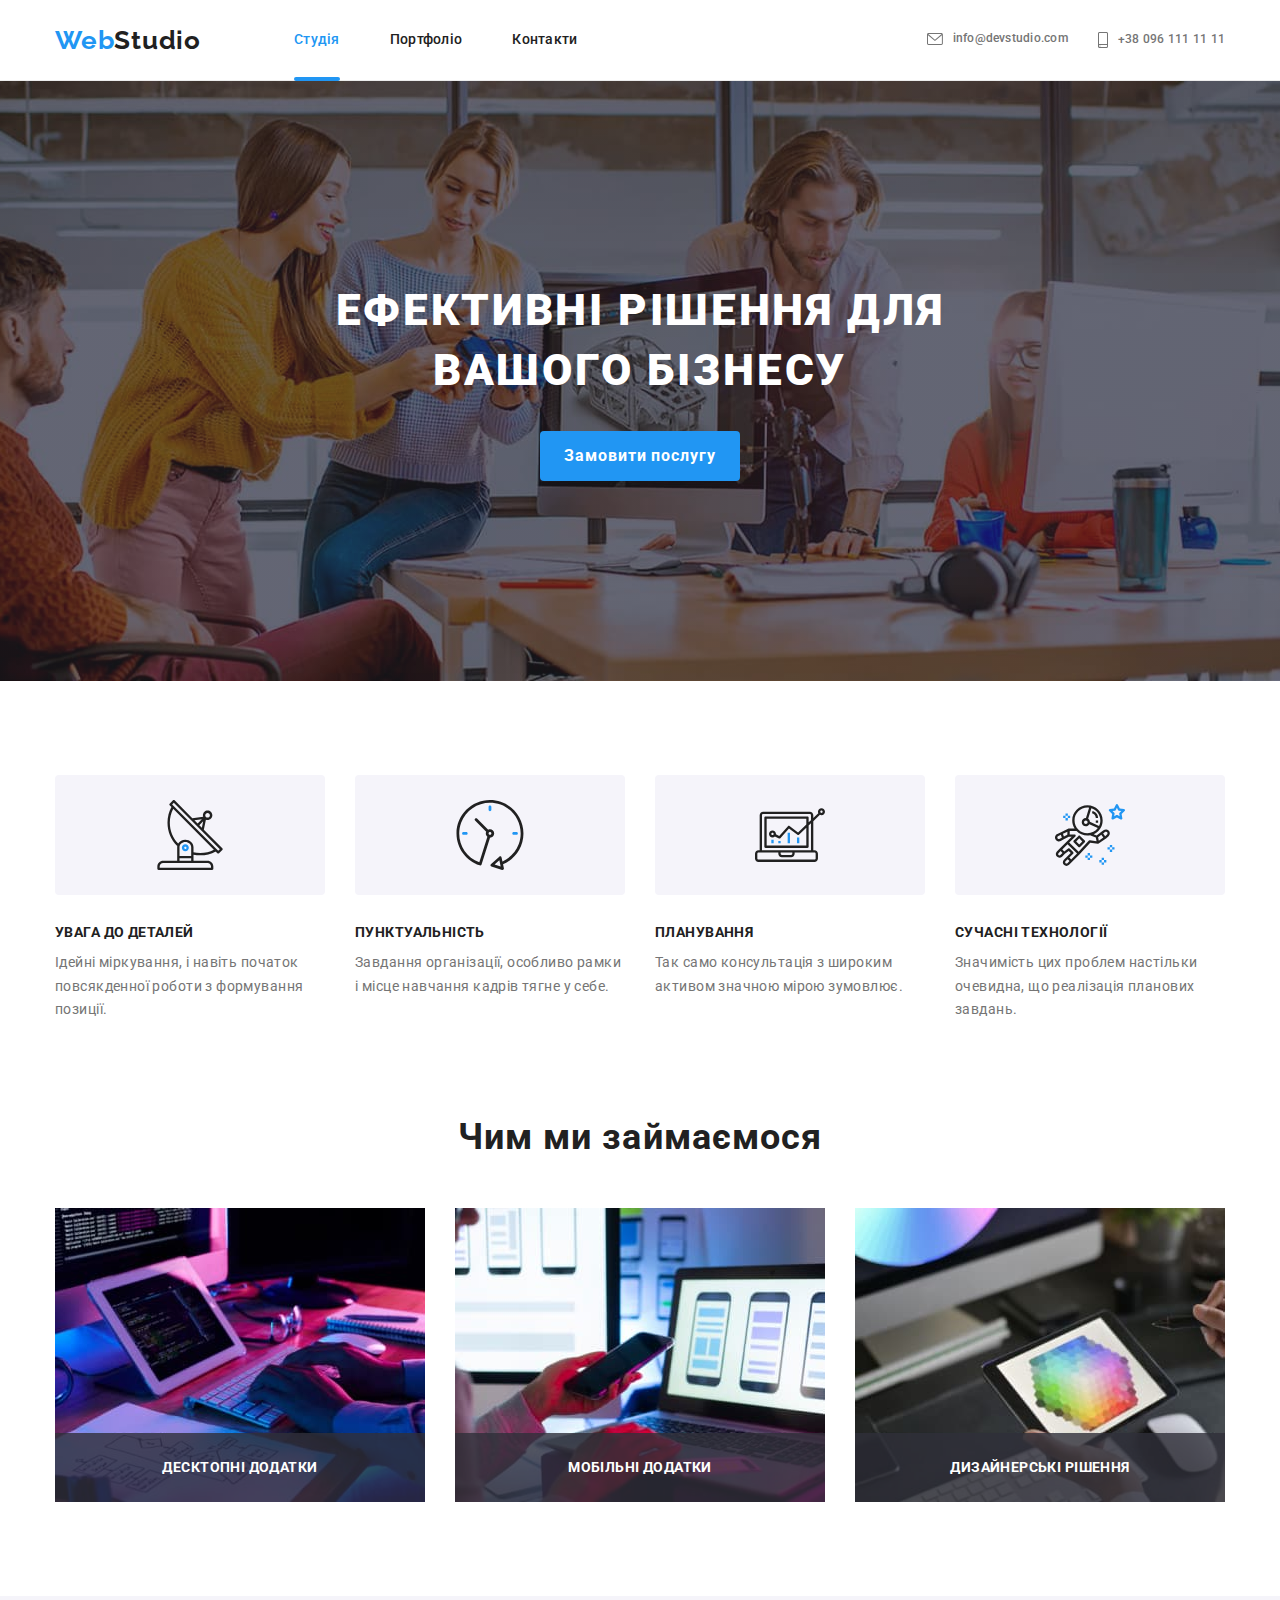
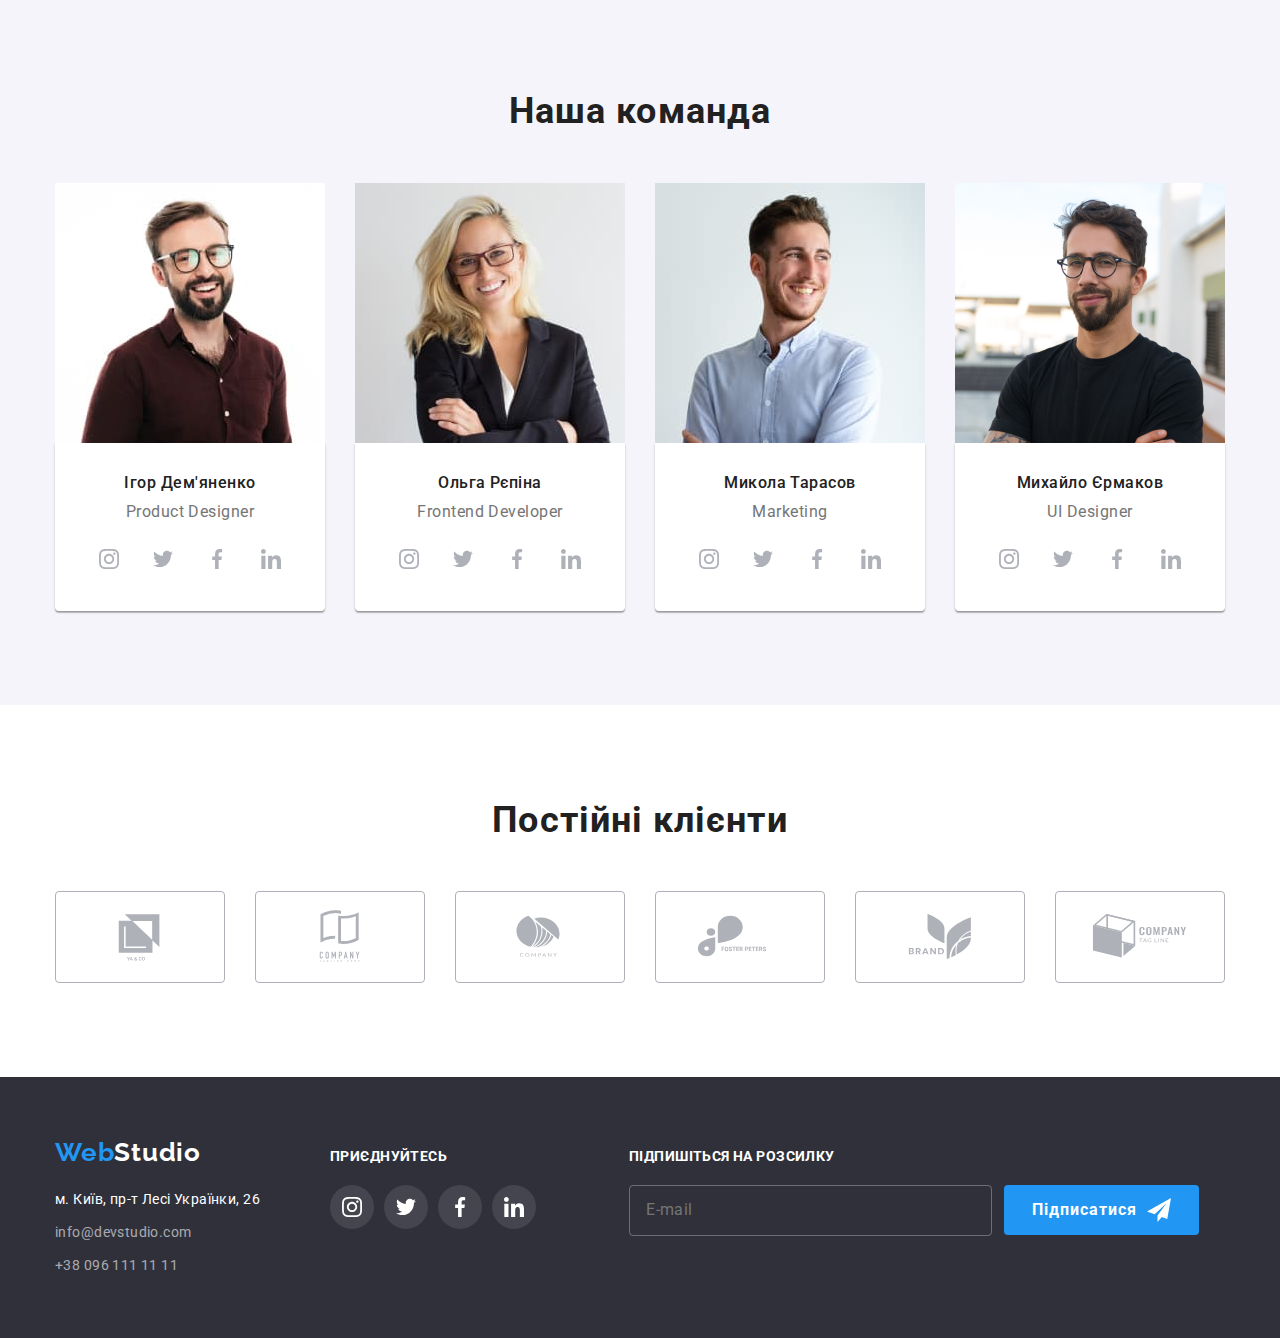
<file: index.html>
<!DOCTYPE html>
<html lang="uk">
  <head>
    <meta charset="UTF-8" />
    <meta http-equiv="X-UA-Compatible" content="IE=edge" />
    <meta name="viewport" content="width=device-width, initial-scale=1.0" />
    <title lang="en">Document</title>
    <link rel="preconnect" href="https://fonts.googleapis.com" />
    <link rel="preconnect" href="https://fonts.gstatic.com" crossorigin />
    <link
      href="https://fonts.googleapis.com/css2?family=Raleway:wght@700&family=Roboto:wght@400;500;700;900&display=swap"
      rel="stylesheet"
    />
    <link
      rel="stylesheet"
      href="https://cdnjs.cloudflare.com/ajax/libs/modern-normalize/1.1.0/modern-normalize.min.css"
    />
    <link rel="stylesheet" href="./css/main.min.css">
  </head>
  <body >
      <header class="heder">
      <div class="container container__heder">
        <nav class="navigation">
          <a href="./index.html" lang="en" class="navigation__logo logo link"
            >Web<span class="logo-text logo-text--dark">Studio</span></a
          >
          <ul class="menu list">
            <li class="menu__item item">
              <a href="" class="menu__link link current">Студія</a>
            </li>
            <li class="menu__item item">
              <a href="./portfolio.html" class="menu__link link">Портфоліо</a>
            </li>
            <li class="menu__item item">
              <a href="" class="menu__link link">Контакти</a>
            </li>
          </ul>
        </nav>
        <ul class="connect list">
          <li class="connect__item">
            <a href="mailto:info@devstudio.com" class="connect__link link"
              ><svg class="icon connect__icon-mail"><use href="./images/symbol-defsnev.svg#icon-mail"></use></svg>info@devstudio.com</a
            >
          </li>
          <li class="connect__item">
            <a href="tel:+380961111111" class="connect__link link"
              ><svg class="icon connect__icon-phone"><use href="./images/symbol-defsnev.svg#icon-phone"></use></svg>+38 096 111 11 11</a
            >
          </li>
        </ul>
        <button type="" class="menu-open" data-menu-open>
          <svg class="icon-modal" width="40" height="40"><use href="./images/symbol-defs.svg#icon-menuopen"></use></svg>
        </button>
      </div>
      <div class="mob-menu is-hidden" data-menu>
        <div class="container">
          <button type="button" class="menu-close" data-menu-close>
            <svg class="menu-close__icon" width="18" height="18"><use href="./images/symbol-defs.svg#icon-close"></use></svg>
          </button>
          <div class="mob-menu__top">
            <ul class="mob-menu__list list">
              <li class="mob-menu__item item">
                <a href="" class="mob-menu__link link current">Студія</a>
              </li>
              <li class="mob-menu__item item">
                <a href="./portfolio.html" class="mob-menu__link link">Портфоліо</a>
              </li>
              <li class="mob-menu__item item">
                <a href="" class="mob-menu__link link">Контакти</a>
              </li>
            </ul>
          </div>
              <div class="mob-menu__bottom">
                <ul class="mob-connect__list list">
                  <li class="mob-connect__item">
                    <a href="tel:+380961111111" class="mob-connect__tel link current"
                      >+38 096 111 11 11</a
                    >
                  </li>
                  <li class="mob-connect__item">
                    <a href="mailto:info@devstudio.com" class="mob-connect__mail link"
                      >info@devstudio.com</a
                    >
                  </li>
                </ul>
                <ul class="mob-network__list list">
                  <li class="mob-network__item"><a class="mob-network__link link" href="" target="_blank"
                  rel="noopener noreferrer nofollow">Instagram</a></li>
                  <li class="mob-network__item"><a class="mob-network__link link" href="" target="_blank"
                  rel="noopener noreferrer nofollow">Twitter</a></li>
                  <li class="mob-network__item"><a class="mob-network__link link" href="" target="_blank"
                  rel="noopener noreferrer nofollow">Facebook</a></li>
                  <li class="mob-network__item"><a class="mob-network__link link" href="" target="_blank"
                  rel="noopener noreferrer nofollow">LinkedIn</a></li>
                </ul>
              </div>
        </div>
      </div>
    </header>   
    <main>
      <section class="hero">
          <h1 class="hero__title">Ефективні рішення для вашого бізнесу</h1>
          <button type="button" class="hero__button button " data-modal-open>
            Замовити послугу
          </button>
      </section> 
       <section class="peculiarities section">
        <div class="peculiarities__container container">
          <h2 class="peculiarities__title section-title visually-hidden">
            Особливості
          </h2>
          <ul class="peculiarities-list list">
            <li class="peculiarities-list__item">
              <div class="peculiarities-list__container">
                <svg class="peculiarities-list__icon"><use href="./images/symbol-defs.svg#icon-antenna"></use></svg></div>
              <h3 class="peculiarities-list__subtitle subtitle">
                увага до деталей
              </h3>
              <p class="peculiarities-list__text text">
                Ідейні міркування, і навіть початок повсякденної роботи з
                формування позиції.
              </p>
            </li>
            <li class="peculiarities-list__item">
              <div class="peculiarities-list__container">
                <svg class="peculiarities-list__icon"><use href="./images/symbol-defs.svg#icon-clock"></use></svg></div>
              <h3 class="peculiarities-list__subtitle subtitle">
                пунктуальність
              </h3>
              <p class="peculiarities-list__text text">
                Завдання організації, особливо рамки і місце навчання кадрів
                тягне у себе.
              </p>
            </li>
            <li class="peculiarities-list__item">
              <div class="peculiarities-list__container">
                <svg class="peculiarities-list__icon"><use href="./images/symbol-defs.svg#icon-diagram"></use></svg></div>
              <h3 class="peculiarities-list__subtitle subtitle">планування</h3>
              <p class="peculiarities-list__text text">
                Так само консультація з широким активом значною мірою зумовлює.
              </p>
            </li>
            <li class="peculiarities-list__item">
              <div class="peculiarities-list__container">
                <svg class="peculiarities-list__icon"><use href="./images/symbol-defs.svg#icon-astronaut"></use></svg></div>
              <h3 class="peculiarities-list__subtitle subtitle">
                сучасні технології
              </h3>
              <p class="peculiarities-list__text text">
                Значимість цих проблем настільки очевидна, що реалізація
                планових завдань.
              </p>
            </li>
          </ul>
        </div>
      </section> 
        <section class="about-work section">
        <div class="container">
          <h2 class="section-title">Чим ми займаємося</h2>
          <ul class="about-work__list list">
            <li class="about-work__item">
              <div class="about-work__thumb">
                <picture>
                  <source
                  srcset="./images/boxone.jpg 1x,
                        ./images/boxone-2x.jpg 2x"
                  media="(min-width: 1200px)"
                  sizes="370px"
                  type="image/jpeg"
                  >
                  <img
                class="about-work__img"
                src="./images/boxone.jpg"
                alt="співробітник працюе за компьтером"
                width="370"
              />
                </picture>
            <P class="about-work__thumb-text">Десктопні додатки</P>
          </div>
            </li>
            <li class="about-work__item">
              <div class="about-work__thumb">
                <picture>
                  <source
                  srcset="./images/boxtwo.jpg 1x,
                        ./images/boxtwo-2x.jpg 2x"
                  media="(min-width: 1200px)"
                  sizes="370px"
                  type="image/jpeg"
                  >
                  <img
                  class="about-work__img"
                  src="./images/boxtwo.jpg"
                  alt="співробітник працюе у телефоні"
                  width="370"
                />
                </picture>
            <P class="about-work__thumb-text">Мобільні додатки</P>
          </div>
            </li>
            <li class="about-work__item">
              <div class="about-work__thumb">
                <picture>
                  <source
                  srcset="./images/boxthree.jpg 1x,
                        ./images/boxthree-2x.jpg 2x"
                  media="(min-width: 1200px)"
                  sizes="3370px"
                  type="image/jpeg"
                  >
                  <img
                  class="about-work__img"
                  src="./images/boxthree.jpg"
                  alt="співробітник працюе у планшеті"
                  width="370"
                />
            <P class="about-work__thumb-text">Дизайнерські рішення</P>
          </div>
            </li>
          </ul>
        </div>
      </section>  
        <section class="our-team section">
        <div class="container">
          <h2 class="section-title">Наша команда</h2>
          <ul class="team-cards list">
            <li class="team-cards__item">
              <picture>
                  <source
                  srcset="./images/teamone.jpg 1x,
                        ./images/teamone-2x.jpg 2x"
                  media="(min-width: 1200px)"
                  sizes="270px"
                  type="image/jpeg"
                  >
                  <source
                  srcset="./images/teamone-tab.jpg 1x,
                        ./images/teamone-tab-2x.jpg 2x"
                  media="(min-width: 768px)"
                  sizes="354px"
                  type="image/jpeg"
                  >
                  <source
                  srcset="./images/teamone-mob.jpg 1x,
                        ./images/teamone-mob-2x.jpg 2x"
                  media="(max-width: 767px)"
                  sizes="450px"
                  type="image/jpeg"
                  >
              <img
                src="./images/teamone.jpg"
                alt="фото працівника"
                width="270"
                class="team-cards__img img"
              />
                </picture>
            <div class="team-cards__data">
                <h3 class="team-cards__subtitle subtitle">Ігор Дем'яненко</h3>
                <p lang="en" class="team-cards__text text">Product Designer</p>
              <ul class="network list">
                <li class="network__item"><a class="network__link" href=""><svg class="network-icon" width="20" height="20">
                  <use href="./images/symbol-defs.svg#icon-instagram"></use>
                </svg></a></li>
                <li class="network__item"><a class="network__link" href=""><svg class="network-icon" width="20" height="20">
                  <use href="./images/symbol-defs.svg#icon-twitter"></use>
                </svg></a></li>
                <li class="network__item"><a class="network__link" href=""><svg class="network-icon" width="20" height="20">
                  <use href="./images/symbol-defs.svg#icon-facebook"></use>
                </svg></a></li>
                <li class="network__item"><a class="network__link" href=""><svg class="network-icon" width="20" height="20">
                  <use href="./images/symbol-defs.svg#icon-linkedin"></use>
                </svg></a></li>
              </ul>
            </div>
            </li>
            <li class="team-cards__item">
              <picture>
                  <source
                  srcset="./images/teamtwo.jpg 1x,
                        ./images/teamtwo-2x.jpg 2x"
                  media="(min-width: 1200px)"
                  sizes="270px"
                  type="image/jpeg"
                  >
                  <source
                  srcset="./images/teamtwo-tab.jpg 1x,
                        ./images/teamtwo-tab-2x.jpg 2x"
                  media="(min-width: 768px)"
                  sizes="354px"
                  type="image/jpeg"
                  >
                  <source
                  srcset="./images/teamtwo-mob.jpg 1x,
                        ./images/teamtwo-mob-2x.jpg 2x"
                  media="(max-width: 767px)"
                  sizes="450px"
                  type="image/jpeg"
                  >
              <img
                srcset="./images/teamtwo.jpg 1x,
                        ./images/teamtwo-2x.jpg 2x"
                src="./images/teamtwo.jpg"
                alt="фото працівника"
                width="270"
                class="team-cards__img img"
              />
                </picture>
              <div class="team-cards__data">
                <h3 class="team-cards__subtitle subtitle">Ольга Рєпіна</h3>
                <p lang="en" class="team-cards__text text">Frontend Developer</p>
                <ul class="network list">
                  <li class="network__item"><a class="network__link" href=""><svg class="network-icon" width="20" height="20">
                    <use href="./images/symbol-defs.svg#icon-instagram"></use>
                  </svg></a></li>
                  <li class="network__item"><a class="network__link" href=""><svg class="network-icon" width="20" height="20">
                    <use href="./images/symbol-defs.svg#icon-twitter"></use>
                  </svg></a></li>
                  <li class="network__item"><a class="network__link" href=""><svg class="network-icon" width="20" height="20">
                    <use href="./images/symbol-defs.svg#icon-facebook"></use>
                  </svg></a></li>
                  <li class="network__item"><a class="network__link" href=""><svg class="network-icon" width="20" height="20">
                    <use href="./images/symbol-defs.svg#icon-linkedin"></use>
                  </svg></a></li>
                </ul>
              </div>
            </li>
            <li class="team-cards__item">
              <picture>
                  <source
                  srcset="./images/teamthree.jpg 1x,
                        ./images/teamthree-2x.jpg 2x"
                  media="(min-width: 1200px)"
                  sizes="270px"
                  type="image/jpeg"
                  >
                  <source
                  srcset="./images/teamthree-tab.jpg 1x,
                        ./images/teamthree-tab-2x.jpg 2x"
                  media="(min-width: 768px)"
                  sizes="354px"
                  type="image/jpeg"
                  >
                  <source
                  srcset="./images/teamthree-mob.jpg 1x,
                        ./images/teamthree-mob-2x.jpg 2x"
                  media="(max-width: 767px)"
                  sizes="450px"
                  type="image/jpeg"
                  >
              <img
                src="./images/teamthree.jpg"
                alt="фото працівника"
                width="270"
                class="team-cards__img img"
              />
                </picture>
              <div class=" team-cards__data">
                <h3 class="team-cards__subtitle subtitle">Микола Тарасов</h3>
                <p lang="en" class="team-cards__text text">Marketing</p>
                <ul class="network list">
                  <li class="network__item"><a class="network__link" href=""><svg class="network-icon" width="20" height="20">
                    <use href="./images/symbol-defs.svg#icon-instagram"></use>
                  </svg></a></li>
                  <li class="network__item"><a class="network__link" href=""><svg class="network-icon" width="20" height="20">
                    <use href="./images/symbol-defs.svg#icon-twitter"></use>
                  </svg></a></li>
                  <li class="network__item"><a class="network__link" href=""><svg class="network-icon" width="20" height="20">
                    <use href="./images/symbol-defs.svg#icon-facebook"></use>
                  </svg></a></li>
                  <li class="network__item"><a class="network__link" href=""><svg class="network-icon" width="20" height="20">
                    <use href="./images/symbol-defs.svg#icon-linkedin"></use>
                  </svg></a></li>
                </ul>
              </div>
            </li>
            <li class="team-cards__item">
              <picture>
                  <source
                  srcset="./images/teamfour.jpg 1x,
                        ./images/teamfour-2x.jpg 2x"
                  media="(min-width: 1200px)"
                  sizes="270px"
                  type="image/jpeg"
                  >
                  <source
                  srcset="./images/teamfour-tab.jpg 1x,
                        ./images/teamfour-tab-2x.jpg 2x"
                  media="(min-width: 768px)"
                  sizes="354px"
                  type="image/jpeg"
                  >
                  <source
                  srcset="./images/teamfour-mob.jpg 1x,
                        ./images/teamfour-mob-2x.jpg 2x"
                  media="(max-width: 767px)"
                  sizes="450px"
                  type="image/jpeg"
                  >
              <img
                src="./images/teamfour.jpg"
                alt="фото працівника"
                width="270"
                class="team-cards__img img"
              />
                </picture>
              <div class="team-cards__data">
                <h3 class="team-cards__subtitle subtitle">Михайло Єрмаков</h3>
                <p lang="en" class="team-cards__text text">UI Designer</p>
                <ul class="network list">
                  <li class="network__item"><a class="network__link" href="#"><svg class="network-icon" width="20" height="20">
                    <use href="./images/symbol-defs.svg#icon-instagram"></use>
                  </svg></a></li>
                  <li class="network__item"><a class="network__link" href="#"><svg class="network-icon" width="20" height="20">
                    <use href="./images/symbol-defs.svg#icon-twitter"></use>
                  </svg></a></li>
                  <li class="network__item"><a class="network__link" href="#"><svg class="network-icon" width="20" height="20">
                    <use href="./images/symbol-defs.svg#icon-facebook"></use>
                  </svg></a></li>
                  <li class="network__item"><a class="network__link" href="#"><svg class="network-icon" width="20" height="20">
                    <use href="./images/symbol-defs.svg#icon-linkedin"></use>
                  </svg></a></li>
                 </ul>
              </div>
            </li>
          </ul>
        </div>
      </section>    
        <section class="clients section">
        <div class=" container">
          <h2 class="section-title">Постійні клієнти</h2>
          <ul class="list clients__list">
            <li class="clients__item"><a class="clients__link" href="#"><svg class="clients-icon" width="106" height="60">
              <use href="./images/symbol-defs.svg#icon-Logoone"></use>
            </svg></a></li>
            <li class="clients__item"><a class="clients__link" href="#"><svg class="clients-icon" width="106" height="60">
              <use href="./images/symbol-defs.svg#icon-Logotwo"></use>
            </svg></a></li>
            <li class="clients__item"><a class="clients__link" href="#"><svg class="clients-icon" width="106" height="60">
              <use href="./images/symbol-defs.svg#icon-Logothree"></use>
            </svg></a></li>
            <li class="clients__item"><a class="clients__link" href="#"><svg class="clients-icon" width="106" height="60">
              <use href="./images/symbol-defs.svg#icon-Logofour"></use>
            </svg></a></li>
            <li class="clients__item"><a class="clients__link" href="#"><svg class="clients-icon" width="106" height="60">
              <use href="./images/symbol-defs.svg#icon-Logofive"></use>
            </svg></a></li>
            <li class="clients__item"><a class="clients__link" href="#"><svg class="clients-icon" width="106" height="60"> 
              <use href="./images/symbol-defs.svg#icon-Logosix"></use>
            </svg></a></li>
          </ul>
        </div>
      </section> 
    </main>
      <footer class="footer">
      <div class="footer__container-general container">
      <div class="footer__tablet">
        <div class="footer__container">
          <a href="/" lang="en" class="footer__logo logo link"
            >Web<span class="logo-text logo-text--light">Studio</span></a
          >
          <address class="footer-address address">
            <ul class="address list">
              <li class="address__item">
                <a
                  href="https://goo.gl/maps/VT8MUBx5KfKZdJpg7"
                  target="_blank"
                  rel="noopener noreferrer"
                  class="address__link link"
                  >м. Київ, пр-т Лесі Українки, 26</a
                >
              </li>
              <li class="address__item">
                <a
                  href="mailto:info@devstudio.com"
                  class="address__link-mail address__link link"
                  >info@devstudio.com</a
                >
              </li>
              <li class="address__item">
                <a
                  href="tel:+380961111111"
                  class="address__link-tel address__link link"
                  >+38 096 111 11 11</a
                >
              </li>
            </ul>
          </address>
        </div>
        <div class="footer__networks">
          <p class="footer__networks-text text">Приєднуйтесь</p>
          <ul class="network list">
            <li class="network__item"><a class=" network__link footer__networks-link" href="#"><svg class="footer-networks-icon" width="20" height="20">
              <use href="./images/symbol-defs.svg#icon-instagram"></use>
            </svg></a></li>
            <li class="network__item"><a class=" network__link footer__networks-link" href="#"><svg class="footer-networks-icon" width="20" height="20">
              <use href="./images/symbol-defs.svg#icon-twitter"></use>
            </svg></a></li>
            <li class="network__item"><a class=" network__link footer__networks-link" href="#"><svg class="footer-networks-icon" width="20" height="20">
              <use href="./images/symbol-defs.svg#icon-facebook"></use>
            </svg></a></li>
            <li class="network__item"><a class=" network__link footer__networks-link" href="#"><svg class="footer-networks-icon" width="20" height="20">
              <use href="./images/symbol-defs.svg#icon-linkedin"></use>
            </svg></a></li>
        </div>
      </div>
      <form class="futer__form">
        <label for="mail-futer" class="futer__form-label">Підпишіться на розсилку </label>
          <div class="futer__form-block">
            <input id="mail-futer" class="futer__form-input" type="email" name="mail-futer" placeholder="E-mail" >
            <button type="submit" class="futer__form-button button">
              Підписатися
             <svg class="futer__form-icon" width="24" height="24">
              <use href="./images/symbol-defs.svg#icon-send"></use>
             </svg>
          </button>
          </div>
      </form>
    </div>
    </footer> 
     <div class="backdrop is-hidden" data-modal>
      <div class="modal">
        <button type="button" class="button-modal" data-modal-close>
          <svg class="icon-modal" width="18" height="18"><use href="./images/symbol-defs.svg#icon-close"></use></svg>
        </button>
        <strong class="backdrop-text text"> Залиште свої дані, ми вам передзвонимо </strong>
        <form class="backdrop-form">
          <label for="backdrop-name" class="backdrop-label"> Ім'я </label>
            <div class="backdrop-icon-wrap">
              <input id="backdrop-name" type="text" name="name" class="backdrop-input">
              <svg class="backdrop-icon" width="18" height="18"><use href="./images/symbol-defs.svg#icon-person"></use></svg>
            </div>
          <label for="backdrop-tel" class="backdrop-label">Телефон</label>
            <div class="backdrop-icon-wrap">
              <input id="backdrop-tel" type="tel" name="tel" class="backdrop-input">
              <svg class="backdrop-icon" width="18" height="18"><use href="./images/symbol-defs.svg#icon-phone-black"></use></svg>
            </div>
          <label for="backdrop-email" class="backdrop-label">Пошта</label>
            <div class="backdrop-icon-wrap">
              <input id="backdrop-email" type="email" name="email" class="backdrop-input">
              <svg class="backdrop-icon" width="18" height="18"><use href="./images/symbol-defs.svg#icon-email-black"></use></svg>
            </div>
        <label class="backdrop-label-textarea">
          Коментар
          <textarea class="backdrop-textarea" name="comment" placeholder="Введіть текст"></textarea>
        </label>
          <label class="checkbox-label">
            <input class="checkbox" type="checkbox" name="checkbox">
              <svg class="checkbox-icon" width="15" height="15">
                <use href="./images/symbol-defs.svg#icon-Vector"></use>
              </svg>
            <span class="span-lable">Погоджуюся з розсилкою та приймаю</span>
            <a href="#" class="backdrop-link">Умови договору</a>
          </label>
        <button type="submit" class="button-backdrop button">Відправити</button>
      </form>
      </div>
    </div>  
    <script src="./js/modal.js"></script>
    <script src="./js/menu.js"></script>
  </body>
</html>
</file>
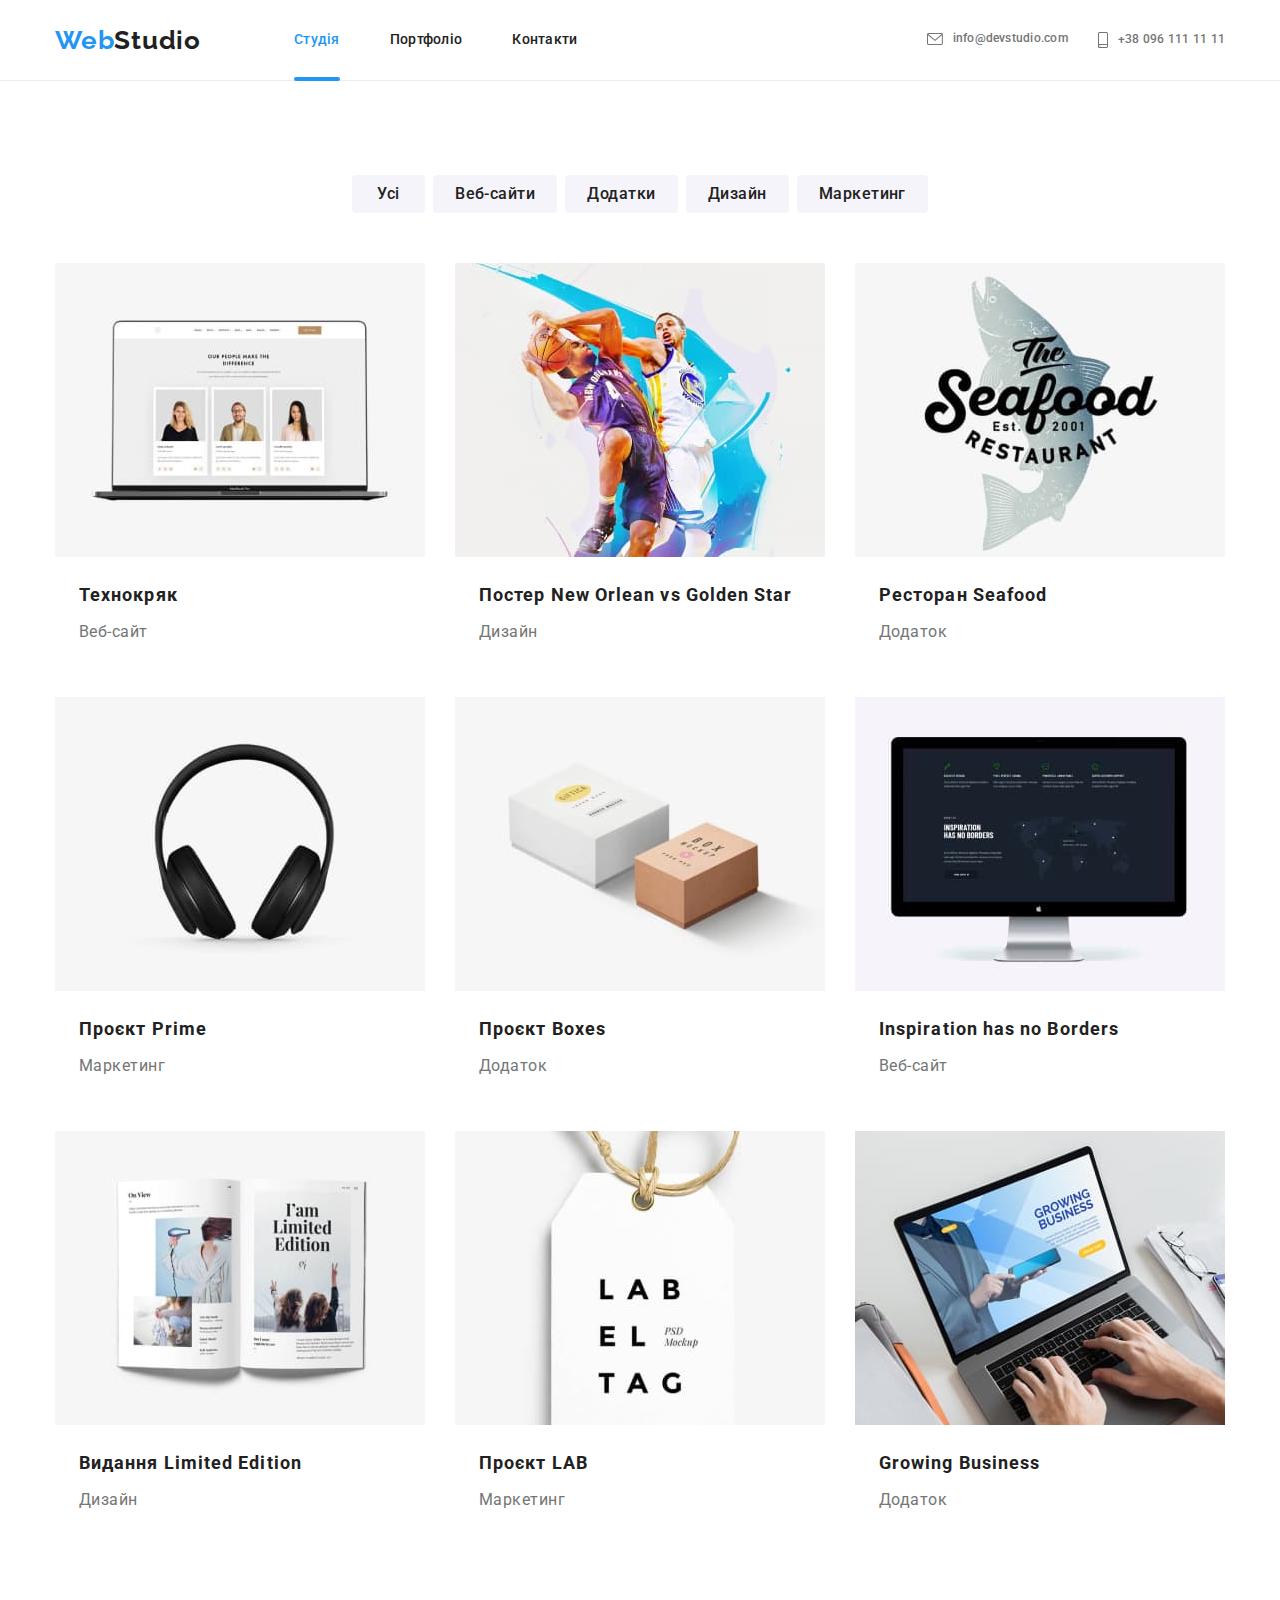
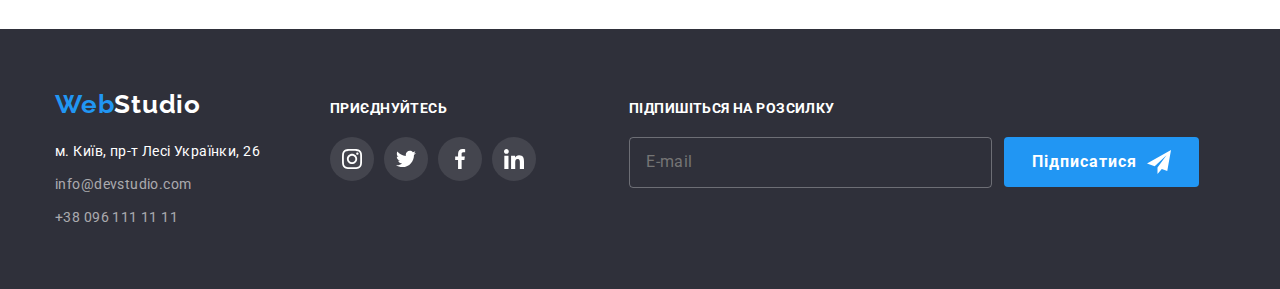
<file: portfolio.html>
<!DOCTYPE html>
<html lang="uk">
  <head>
    <meta charset="UTF-8" />
    <meta http-equiv="X-UA-Compatible" content="IE=edge" />
    <meta name="viewport" content="width=device-width, initial-scale=1.0" />
    <title lang="en">Document</title>
    <link rel="preconnect" href="https://fonts.googleapis.com" />
    <link rel="preconnect" href="https://fonts.gstatic.com" crossorigin />
    <link
      href="https://fonts.googleapis.com/css2?family=Raleway:wght@700&family=Roboto:wght@400;500;700;900&display=swap"
      rel="stylesheet"
    />
    <link
      rel="stylesheet"
      href="https://cdnjs.cloudflare.com/ajax/libs/modern-normalize/1.1.0/modern-normalize.min.css"
    />
    <link rel="stylesheet" href="./css/main.min.css">
  </head>
  <body >
    <header class="heder">
      <div class="container container__heder">
        <nav class="navigation">
          <a href="./index.html" lang="en" class="navigation__logo logo link"
            >Web<span class="logo-text logo-text--dark">Studio</span></a
          >
          <ul class="menu list">
            <li class="menu__item item">
              <a href="" class="menu__link link current">Студія</a>
            </li>
            <li class="menu__item item">
              <a href="./portfolio.html" class="menu__link link">Портфоліо</a>
            </li>
            <li class="menu__item item">
              <a href="" class="menu__link link">Контакти</a>
            </li>
          </ul>
        </nav>
        <ul class="connect list">
          <li class="connect__item">
            <a href="mailto:info@devstudio.com" class="connect__link link"
              ><svg class="icon connect__icon-mail"><use href="./images/symbol-defsnev.svg#icon-mail"></use></svg>info@devstudio.com</a
            >
          </li>
          <li class="connect__item">
            <a href="tel:+380961111111" class="connect__link link"
              ><svg class="icon connect__icon-phone"><use href="./images/symbol-defsnev.svg#icon-phone"></use></svg>+38 096 111 11 11</a
            >
          </li>
        </ul>
        <button type="" class="menu-open" data-menu-open>
          <svg class="icon-modal" width="40" height="40"><use href="./images/symbol-defs.svg#icon-menuopen"></use></svg>
        </button>
      </div>
      <div class="mob-menu is-hidden" data-menu>
        <div class="container">
          <button type="button" class="menu-close" data-menu-close>
            <svg class="menu-close__icon" width="18" height="18"><use href="./images/symbol-defs.svg#icon-close"></use></svg>
          </button>
          <div class="mob-menu__top">
            <ul class="mob-menu__list list">
              <li class="mob-menu__item item">
                <a href="" class="mob-menu__link link current">Студія</a>
              </li>
              <li class="mob-menu__item item">
                <a href="./portfolio.html" class="mob-menu__link link">Портфоліо</a>
              </li>
              <li class="mob-menu__item item">
                <a href="" class="mob-menu__link link">Контакти</a>
              </li>
            </ul>
          </div>
              <div class="mob-menu__bottom">
                <ul class="mob-connect__list list">
                  <li class="mob-connect__item">
                    <a href="tel:+380961111111" class="mob-connect__tel link current"
                      >+38 096 111 11 11</a
                    >
                  </li>
                  <li class="mob-connect__item">
                    <a href="mailto:info@devstudio.com" class="mob-connect__mail link"
                      >info@devstudio.com</a
                    >
                  </li>
                </ul>
                <ul class="mob-network__list list">
                  <li class="mob-network__item"><a class="mob-network__link link" href="" target="_blank"
                  rel="noopener noreferrer nofollow">Instagram</a></li>
                  <li class="mob-network__item"><a class="mob-network__link link" href="" target="_blank"
                  rel="noopener noreferrer nofollow">Twitter</a></li>
                  <li class="mob-network__item"><a class="mob-network__link link" href="" target="_blank"
                  rel="noopener noreferrer nofollow">Facebook</a></li>
                  <li class="mob-network__item"><a class="mob-network__link link" href="" target="_blank"
                  rel="noopener noreferrer nofollow">LinkedIn</a></li>
                </ul>
              </div>
        </div>
      </div>
    </header>   
    <main>
      <section class="portfolio section container">
          <h1 class="visually-hidden">Наші роботи</h1>
          <ul class="portfolio-nav-list list">
            <li class="portfolio-nav-item">
              <button type="button" class="portfolio-button button">Усі</button>
            </li>
            <li class="portfolio-nav-item">
              <button type="button" class="portfolio-button button">
                Веб-сайти
              </button>
            </li>
            <li class="portfolio-nav-item">
              <button type="button" class="portfolio-button button">
                Додатки
              </button>
            </li>
            <li class="portfolio-nav-item">
              <button type="button" class="portfolio-button button">
                Дизайн
              </button>
            </li>
            <li class="portfolio-nav-item">
              <button type="button" class="portfolio-button button">
                Маркетинг
              </button>
            </li>
          </ul>
          <ul class="portfolio-list list">
            <li class="portfolio-item">
              <a href="#" class=" portfolio-link link">
                <div class="portfolio-thumb">
                  <img
                  src="./images/tehnokriak.jpg"
                  alt="фото монитора з веб сайтом"
                  width="370"
                />
                  <p class="portfolio-text text">Ресурс пропонує комплексні пропозиції з різним рівнем функціоналу та сервісів. Все це дозволить відвідувачу отримати вичерпні відомості про компанію чи приватну особу.</p>
                </div>
                <div class="portfolio-container">
                  <h2 class="portfolio-item-subtitle subtitle">Технокряк</h2>
                  <p class="portfolio-item-text text">Веб-сайт</p>
                </div>
              </a>
            </li>
            <li class="portfolio-item">
              <a href="#" class=" portfolio-link link">
                <div class="portfolio-thumb">
                  <img
                    src="./images/poster.jpg"
                    alt="постер баскетболістів"
                    width="370"
                  />
                    <p class="portfolio-text text">Ресурс пропонує комплексні пропозиції з різним рівнем функціоналу та сервісів. Все це дозволить відвідувачу отримати вичерпні відомості про компанію чи приватну особу.</p>
                </div>
                    <div class="portfolio-container">
                    <h2 class="portfolio-item-subtitle subtitle">
                      Постер <span lang="en">New Orlean vs Golden Star</span>
                    </h2>
                    <p class="portfolio-item-text text">Дизайн</p>
                  </div>
              </a>
            </li>
            <li class="portfolio-item">
              <a href="#" class=" portfolio-link link">
                <div class="portfolio-thumb">
                  <img
                    src="./images/restaurant.jpg"
                    alt="афіша ресторану"
                    width="370"
                  />
                    <p class="portfolio-text text">Ресурс пропонує комплексні пропозиції з різним рівнем функціоналу та сервісів. Все це дозволить відвідувачу отримати вичерпні відомості про компанію чи приватну особу.</p>
                </div>
                    <div class="portfolio-container">
                    <h2 class="portfolio-item-subtitle subtitle">
                      Ресторан <span lang="en">Seafood</span>
                    </h2>
                    <p class="portfolio-item-text text">Додаток</p>
                  </div>
              </a>
            </li>
            <li class="portfolio-item">
              <a href="#" class=" portfolio-link link">
                <div class="portfolio-thumb">
                  <img
                    src="./images/projektprime.jpg"
                    alt="фото навушників"
                    width="370"
                  />
                    <p class="portfolio-text text">Ресурс пропонує комплексні пропозиції з різним рівнем функціоналу та сервісів. Все це дозволить відвідувачу отримати вичерпні відомості про компанію чи приватну особу.</p>
                </div>
                    <div class="portfolio-container">
                    <h2 class="portfolio-item-subtitle subtitle">
                      Проєкт <span lang="en">Prime</span>
                    </h2>
                    <p class="portfolio-item-text text">Маркетинг</p>
                  </div>
              </a>
            </li>
            <li class="portfolio-item">
              <a href="#" class=" portfolio-link link">
                <div class="portfolio-thumb">
                  <img
                    src="./images/projektboxes.jpg"
                    alt="фото подарункових коробок"
                    width="370"
                  />
                    <p class="portfolio-text text">Ресурс пропонує комплексні пропозиції з різним рівнем функціоналу та сервісів. Все це дозволить відвідувачу отримати вичерпні відомості про компанію чи приватну особу.</p>
                  </div>
                    <div class="portfolio-container">
                    <h2 class="portfolio-item-subtitle subtitle">
                      Проєкт <span lang="en">Boxes</span>
                    </h2>
                    <p class="portfolio-item-text text">Додаток</p>
                  </div>
              </a>
            </li>
            <li class="portfolio-item">
              <a href="#" class=" portfolio-link link">
                <div class="portfolio-thumb">
                  <img
                    src="./images/inspiration.jpg"
                    alt="фото монітора з сайтом"
                    width="370"
                  />
                    <p class="portfolio-text text">Ресурс пропонує комплексні пропозиції з різним рівнем функціоналу та сервісів. Все це дозволить відвідувачу отримати вичерпні відомості про компанію чи приватну особу.</p>
                </div>
                    <div class="portfolio-container">
                    <h2 class="portfolio-item-subtitle subtitle" lang="en">
                      Inspiration has no Borders
                    </h2>
                    <p class="portfolio-item-text text">Веб-сайт</p>
                  </div>
              </a>
            </li>
            <li class="portfolio-item">
              <a href="#" class=" portfolio-link link">
                <div class="portfolio-thumb">
                  <img
                    src="./images/vudannia.jpg"
                    alt="фото розгорнутої книги"
                    width="370"
                  />
                    <p class="portfolio-text text">Ресурс пропонує комплексні пропозиції з різним рівнем функціоналу та сервісів. Все це дозволить відвідувачу отримати вичерпні відомості про компанію чи приватну особу.</p>
                </div>
                    <div class="portfolio-container">
                    <h2 class="portfolio-item-subtitle subtitle">
                      Видання <span lang="en">Limited Edition</span>
                    </h2>
                    <p class="portfolio-item-text text">Дизайн</p>
                  </div>
              </a>
            </li>
            <li class="portfolio-item">
              <a href="" class=" portfolio-link link">
                <div class="portfolio-thumb">
                  <img
                    src="./images/projektlab.jpg"
                    alt="фото бейджика"
                    width="370"
                  />
                    <p class="portfolio-text text">Ресурс пропонує комплексні пропозиції з різним рівнем функціоналу та сервісів. Все це дозволить відвідувачу отримати вичерпні відомості про компанію чи приватну особу.</p>
                </div>
                    <div class="portfolio-container">
                    <h2 class="portfolio-item-subtitle subtitle">
                      Проєкт <span lang="en">LAB</span>
                    </h2>
                    <p class="portfolio-item-text text">Маркетинг</p>
                  </div>
              </a>
            </li>
            <li class="portfolio-item">
              <a href="#" class=" portfolio-link link">
                <div class="portfolio-thumb">
                  <img
                    src="./images/growing.jpg"
                    alt="фото ноутбука з веб сайтом"
                  />
                    <p class="portfolio-text text">Ресурс пропонує комплексні пропозиції з різним рівнем функціоналу та сервісів. Все це дозволить відвідувачу отримати вичерпні відомості про компанію чи приватну особу.</p>
                </div>
                    <div class="portfolio-container">
                    <h2 class="portfolio-item-subtitle subtitle" lang="en">
                      Growing Business
                    </h2>
                    <p class="portfolio-item-text text">Додаток</p>
                  </div>
              </a>
            </li>
          </ul>
        </div>
      </section>
    </main>
    <footer class="footer">
      <div class="footer__container-general container">
      <div class="footer__tablet">
        <div class="footer__container">
          <a href="/" lang="en" class="footer__logo logo link"
            >Web<span class="logo-text logo-text--light">Studio</span></a
          >
          <address class="footer-address address">
            <ul class="address list">
              <li class="address__item">
                <a
                  href="https://goo.gl/maps/VT8MUBx5KfKZdJpg7"
                  target="_blank"
                  rel="noopener noreferrer"
                  class="address__link link"
                  >м. Київ, пр-т Лесі Українки, 26</a
                >
              </li>
              <li class="address__item">
                <a
                  href="mailto:info@devstudio.com"
                  class="address__link-mail address__link link"
                  >info@devstudio.com</a
                >
              </li>
              <li class="address__item">
                <a
                  href="tel:+380961111111"
                  class="address__link-tel address__link link"
                  >+38 096 111 11 11</a
                >
              </li>
            </ul>
          </address>
        </div>
        <div class="footer__networks">
          <p class="footer__networks-text text">Приєднуйтесь</p>
          <ul class="network list">
            <li class="network__item"><a class=" network__link footer__networks-link" href="#"><svg class="footer-networks-icon" width="20" height="20">
              <use href="./images/symbol-defs.svg#icon-instagram"></use>
            </svg></a></li>
            <li class="network__item"><a class=" network__link footer__networks-link" href="#"><svg class="footer-networks-icon" width="20" height="20">
              <use href="./images/symbol-defs.svg#icon-twitter"></use>
            </svg></a></li>
            <li class="network__item"><a class=" network__link footer__networks-link" href="#"><svg class="footer-networks-icon" width="20" height="20">
              <use href="./images/symbol-defs.svg#icon-facebook"></use>
            </svg></a></li>
            <li class="network__item"><a class=" network__link footer__networks-link" href="#"><svg class="footer-networks-icon" width="20" height="20">
              <use href="./images/symbol-defs.svg#icon-linkedin"></use>
            </svg></a></li>
        </div>
      </div>
      <form class="futer__form">
        <label for="mail-futer" class="futer__form-label">Підпишіться на розсилку </label>
          <div class="futer__form-block">
            <input id="mail-futer" class="futer__form-input" type="email" name="mail-futer" placeholder="E-mail" >
            <button type="submit" class="futer__form-button button">
              Підписатися
             <svg class="futer__form-icon" width="24" height="24">
              <use href="./images/symbol-defs.svg#icon-send"></use>
             </svg>
          </button>
          </div>
      </form>
    </div>
    </footer> 
      </div>
    </footer>
  </body>
</html>
</file>
<file: css/main.min.css>
:root{--primary-font: "Roboto", sans-serif;--secondary-font: "Raleway", sans-serif;--primary-color: #ffffff;--acent-color: #2196f3;--acent-color-hover: #188ce8;--secondary-color: #2f303a;--section-time-color: #f5f4fa;--primary-text-color-dark: #757575;--primary-text-color-light: #ffffff;--secondary-text-color-dark: #212121;--secondary-text-color-light: #2196f3;--address-link-text-color: rgba(255, 255, 255, 0.6)}h1,h2,h3,h4,h5,h6{margin-top:0;margin-bottom:0}p{margin-top:0;margin-bottom:0}img{display:block}body{background-color:var(--primary-color);color:var(--primary-text-color-dark);font-family:var(--primary-font)}.list{list-style:none;padding:0;margin:0}.link{text-decoration:none;font-style:normal}.subtitle{color:var(--secondary-text-color-dark);margin-bottom:10px}input{background-color:inherit;cursor:pointer}img{display:block;max-width:100%;height:auto;width:100%}.no-scroll{overflow:hidden}.visually-hidden{position:absolute;white-space:nowrap;width:1px;height:1px;overflow:hidden;border:0;padding:0;clip:rect(0 0 0 0);-webkit-clip-path:inset(50%);clip-path:inset(50%);margin:-1px}.container{width:100%;padding:0 15px;margin:0 auto}@media screen and (min-width: 480px){.container{width:480px}}@media screen and (min-width: 768px){.container{width:768px}}@media screen and (min-width: 1200px){.container{width:1200px}}.logo{display:block;font-family:var(--secondary-font);font-weight:700;font-size:26px;line-height:1.19;letter-spacing:.03em;color:var(--secondary-text-color-light)}.logo-text--light{color:var(--primary-text-color-light)}.logo-text--dark{color:var(--secondary-text-color-dark)}.button{display:-webkit-box;display:-ms-flexbox;display:flex;-webkit-box-pack:center;-ms-flex-pack:center;justify-content:center;-webkit-box-align:center;-ms-flex-align:center;align-items:center;font-family:inherit;font-weight:700;font-size:16px;line-height:1.88;letter-spacing:.06em;color:var(--primary-text-color-light);background-color:var(--acent-color);border:0;border-radius:4px;cursor:pointer;-webkit-transition:background-color 250ms cubic-bezier(0.4, 0, 0.2, 1),-webkit-box-shadow 250ms cubic-bezier(0.4, 0, 0.2, 1);transition:background-color 250ms cubic-bezier(0.4, 0, 0.2, 1),-webkit-box-shadow 250ms cubic-bezier(0.4, 0, 0.2, 1);transition:background-color 250ms cubic-bezier(0.4, 0, 0.2, 1),box-shadow 250ms cubic-bezier(0.4, 0, 0.2, 1);transition:background-color 250ms cubic-bezier(0.4, 0, 0.2, 1),box-shadow 250ms cubic-bezier(0.4, 0, 0.2, 1),-webkit-box-shadow 250ms cubic-bezier(0.4, 0, 0.2, 1)}.button:hover,.button:focus{background-color:var(--acent-color-hover);-webkit-box-shadow:0px 4px 4px rgba(0,0,0,.15);box-shadow:0px 4px 4px rgba(0,0,0,.15)}.section{padding-top:60px;padding-bottom:60px}@media screen and (min-width: 1200px){.section{padding-top:94px;padding-bottom:94px}}.section-title{margin-bottom:30px;font-weight:700;font-size:28px;line-height:1.17;letter-spacing:.03em;text-align:center;color:var(--secondary-text-color-dark)}@media screen and (min-width: 1200px){.section-title{margin-bottom:50px;font-weight:700;font-size:36px;line-height:1.17;letter-spacing:.03em}}.backdrop{position:fixed;top:0;left:0;width:100vw;height:100vh;background-color:rgba(0,0,0,.2);-webkit-transition:opacity 250ms cubic-bezier(0.4, 0, 0.2, 1),visibility 250ms cubic-bezier(0.4, 0, 0.2, 1);transition:opacity 250ms cubic-bezier(0.4, 0, 0.2, 1),visibility 250ms cubic-bezier(0.4, 0, 0.2, 1)}.is-hidden{opacity:0;visibility:hidden;pointer-events:none}.modal{position:absolute;top:50%;left:50%;-webkit-transform:translate(-50%, -50%) scale(1);transform:translate(-50%, -50%) scale(1);-webkit-transition:-webkit-transform 250ms cubic-bezier(0.4, 0, 0.2, 1);transition:-webkit-transform 250ms cubic-bezier(0.4, 0, 0.2, 1);transition:transform 250ms cubic-bezier(0.4, 0, 0.2, 1);transition:transform 250ms cubic-bezier(0.4, 0, 0.2, 1), -webkit-transform 250ms cubic-bezier(0.4, 0, 0.2, 1);width:450px;min-height:609px;padding:40px;background:#fff;-webkit-box-shadow:0px 1px 3px rgba(0,0,0,.12),0px 1px 1px rgba(0,0,0,.14),0px 2px 1px rgba(0,0,0,.2);box-shadow:0px 1px 3px rgba(0,0,0,.12),0px 1px 1px rgba(0,0,0,.14),0px 2px 1px rgba(0,0,0,.2);border-radius:4px}@media screen and (min-width: 1200px){.modal{width:528px;min-height:581px}}.backdrop-form{width:100%}.button-modal{position:absolute;top:8px;right:8px;display:-webkit-box;display:-ms-flexbox;display:flex;-webkit-box-pack:center;-ms-flex-pack:center;justify-content:center;-webkit-box-align:center;-ms-flex-align:center;align-items:center;width:30px;height:30px;border-radius:50%;color:#000;background-color:inherit;border:1px solid rgba(0,0,0,.1);cursor:pointer}.icon-modal{fill:inherit;-webkit-transition:fill 250ms cubic-bezier(0.4, 0, 0.2, 1);transition:fill 250ms cubic-bezier(0.4, 0, 0.2, 1)}.icon-modal:hover,.icon-modal:focus{fill:var(--acent-color)}.backdrop.is-hidden .modal{-webkit-transform:translate(-50%, -50%) scale(0);transform:translate(-50%, -50%) scale(0)}.backdrop-icon-wrap{position:relative;margin-top:4px;margin-bottom:10px}.backdrop-icon{position:absolute;top:50%;left:12px;-webkit-transform:translateY(-50%);transform:translateY(-50%);-webkit-transition:fill 250ms cubic-bezier(0.4, 0, 0.2, 1);transition:fill 250ms cubic-bezier(0.4, 0, 0.2, 1)}.backdrop-input:focus+.backdrop-icon,.backdrop-input:hover+.backdrop-icon{fill:var(--acent-color)}.backdrop-text{margin:0 auto;display:block;margin-bottom:12px;font-weight:700;font-size:20px;line-height:1.15;letter-spacing:.03em;text-align:center;color:var(--secondary-text-color-dark)}.backdrop-label{font-weight:400;font-size:12px;line-height:1.17;letter-spacing:.01em}@media screen and (min-width: 1200px){.backdrop-label{font-weight:400;font-size:14px;line-height:1.17;letter-spacing:.01em}}.backdrop-input{outline:rgba(0,0,0,0);width:100%;padding:11px 42px;border:1px solid rgba(33,33,33,.2);border-radius:4px;-webkit-transition:border-color 250ms cubic-bezier(0.4, 0, 0.2, 1);transition:border-color 250ms cubic-bezier(0.4, 0, 0.2, 1)}.backdrop-input:hover,.backdrop-input:focus{border:1px solid var(--acent-color)}.backdrop-label-textarea{display:-webkit-box;display:-ms-flexbox;display:flex;-webkit-box-orient:vertical;-webkit-box-direction:normal;-ms-flex-direction:column;flex-direction:column;margin-bottom:20px;font-weight:400;font-size:12px;line-height:1.17;letter-spacing:.01em}.backdrop-textarea{cursor:pointer;padding:12px 16px;height:120px;width:100%;margin-top:4px;border:1px solid rgba(33,33,33,.2);border-radius:4px;resize:none}.backdrop-textarea:focus,.backdrop-textarea:hover{outline:rgba(0,0,0,0);border:1px solid var(--acent-color)}.checkbox-label{display:-webkit-box;display:-ms-flexbox;display:flex;-webkit-box-align:center;-ms-flex-align:center;align-items:center;-webkit-box-pack:center;-ms-flex-pack:center;justify-content:center;margin-bottom:30px;font-weight:400;font-size:12px;line-height:1.71;letter-spacing:.03em}.checkbox{-webkit-appearance:none;-moz-appearance:none;appearance:none;position:absolute}.checkbox-icon{border:2px solid var(--secondary-text-color-dark);border-radius:2px;margin-right:8px;-webkit-transition:background-color 250ms cubic-bezier(0.4, 0, 0.2, 1),border-color 250ms cubic-bezier(0.4, 0, 0.2, 1);transition:background-color 250ms cubic-bezier(0.4, 0, 0.2, 1),border-color 250ms cubic-bezier(0.4, 0, 0.2, 1)}.checkbox:checked+.checkbox-icon{border-color:var(--acent-color);background-color:var(--acent-color)}.span-lable{margin-right:8px}.backdrop-link{font-weight:400;font-size:12px;line-height:1.71;letter-spacing:.03em;color:var(--acent-color)}.button-backdrop{margin:0 auto;padding:10px 52px}.heder{border-bottom:1px solid #ececec}.container__heder{display:-webkit-box;display:-ms-flexbox;display:flex;-webkit-box-align:center;-ms-flex-align:center;align-items:center}.navigation__logo{margin-right:93px}.menu{display:none}.menu .item:not(:last-child){margin-right:50px}@media screen and (min-width: 768px){.menu{display:-webkit-box;display:-ms-flexbox;display:flex}}.link.current{color:var(--acent-color)}.menu__link{position:relative;display:block;padding:32px 0;font-weight:500;font-size:14px;line-height:1.14;letter-spacing:.02em;color:var(--secondary-text-color-dark);-webkit-transition:color 250ms cubic-bezier(0.4, 0, 0.2, 1);transition:color 250ms cubic-bezier(0.4, 0, 0.2, 1)}.menu__link:hover,.menu__link:focus{color:var(--acent-color)}.menu__link.current::before{content:"";position:absolute;bottom:-1px;left:0;width:100%;height:4px;background:var(--acent-color);border-radius:2px}.navigation{display:-webkit-box;display:-ms-flexbox;display:flex;-webkit-box-align:center;-ms-flex-align:center;align-items:center}.connect{display:none;-webkit-box-pack:center;-ms-flex-pack:center;justify-content:center;margin-left:auto}@media screen and (min-width: 768px)and (max-width: 1199px){.connect{display:-webkit-box;display:-ms-flexbox;display:flex;-ms-flex-wrap:wrap;flex-wrap:wrap;-webkit-box-orient:vertical;-webkit-box-direction:normal;-ms-flex-direction:column;flex-direction:column}}@media screen and (min-width: 1200px){.connect{display:-webkit-box;display:-ms-flexbox;display:flex;-webkit-box-pack:center;-ms-flex-pack:center;justify-content:center;margin-left:auto}}@media screen and (max-width: 1199px){.connect__item:not(:last-child){margin-bottom:10px}}@media screen and (min-width: 1200px){.connect__item:not(:last-child){margin-right:30px}}.connect__item a{color:var(--primary-text-color-dark)}.connect__link{display:-webkit-box;display:-ms-flexbox;display:flex;-webkit-box-align:center;-ms-flex-align:center;align-items:center;color:var(--primary-text-color-dark);-webkit-transition:color 250ms cubic-bezier(0.4, 0, 0.2, 1);transition:color 250ms cubic-bezier(0.4, 0, 0.2, 1);font-weight:500;font-size:12px;line-height:1.14;letter-spacing:.02em}.connect__link:hover,.connect__link:focus{color:var(--secondary-text-color-light)}@media screen and (min-width: 1200px){.connect__link{font-weight:500;font-size:12px;line-height:1.14;letter-spacing:.02em}}.icon{fill:currentColor}.connect__icon-mail{width:14px;height:10px;margin-right:8px}@media screen and (min-width: 1200px){.connect__icon-mail{width:16px;height:12px;margin-right:10px}}.connect__icon-phone{width:10px;height:14px;margin-right:8px}@media screen and (min-width: 1200px){.connect__icon-phone{width:10px;height:16px;margin-right:10px}}.menu-open{display:-webkit-box;display:-ms-flexbox;display:flex;-webkit-box-pack:center;-ms-flex-pack:center;justify-content:center;-webkit-box-align:center;-ms-flex-align:center;align-items:center;margin-left:auto;border:0;background-color:var(--primary-color);padding:12px 8px}@media screen and (min-width: 768px){.menu-open{display:none}}.mob-menu{position:fixed;top:0;background-color:var(--primary-color);width:100vw;height:100vh}.mob-menu>.container{height:100%;display:-webkit-box;display:-ms-flexbox;display:flex;-webkit-box-orient:vertical;-webkit-box-direction:normal;-ms-flex-direction:column;flex-direction:column;-webkit-box-pack:justify;-ms-flex-pack:justify;justify-content:space-between;overflow:auto}.menu-close{position:absolute;top:8px;right:8px;display:-webkit-box;display:-ms-flexbox;display:flex;-webkit-box-pack:center;-ms-flex-pack:center;justify-content:center;-webkit-box-align:center;-ms-flex-align:center;align-items:center;width:40px;height:40px;border-radius:50%;color:#000;background-color:rgba(0,0,0,0);border:none;cursor:pointer}.menu-close:focus{fill:var(--acent-color)}.mob-menu{padding:48px 0 48px 40px}.mob-menu__list{margin-bottom:50px}.mob-menu__link{font-weight:500;font-size:8vw;line-height:1.18;letter-spacing:.02em;color:#212121;-webkit-transition:color 250ms cubic-bezier(0.4, 0, 0.2, 1);transition:color 250ms cubic-bezier(0.4, 0, 0.2, 1)}.mob-menu__link:focus{color:var(--acent-color)}.mob-menu__item:not(:last-child){margin-bottom:32px}.mob-connect__mail{font-weight:500;font-size:5vw;line-height:1.67;letter-spacing:.02em;color:#757575;-webkit-transition:color 250ms cubic-bezier(0.4, 0, 0.2, 1);transition:color 250ms cubic-bezier(0.4, 0, 0.2, 1)}.mob-connect__mail:focus{color:var(--acent-color)}.mob-connect__tel{font-weight:500;font-size:7vw;line-height:1.18;letter-spacing:.02em;color:#757575;-webkit-transition:color 250ms cubic-bezier(0.4, 0, 0.2, 1);transition:color 250ms cubic-bezier(0.4, 0, 0.2, 1)}.mob-connect__tel:focus{color:var(--acent-color)}.mob-connect__item:not(:last-child){margin-bottom:32px}.mob-connect__list{margin-bottom:64px}.mob-network__list{display:-webkit-box;display:-ms-flexbox;display:flex;-ms-flex-wrap:wrap;flex-wrap:wrap;-webkit-box-align:center;-ms-flex-align:center;align-items:center}.mob-network__link{display:-webkit-box;display:-ms-flexbox;display:flex;font-weight:500;font-size:4vw;line-height:22px;letter-spacing:.02em;color:#2196f3}.mob-network__item:not(:last-child) .mob-network__link::after{content:"";margin-left:10px;margin-right:10px;width:1px;height:22px;background:rgba(33,33,33,.2)}.hero{padding:118px 0;max-width:1600px;margin:0 auto;background-color:var(--secondary-color);text-align:center;background-image:-webkit-gradient(linear, left top, right top, from(rgba(47, 48, 58, 0.4)), to(rgba(47, 48, 58, 0.4))),url("../images/hero-mobile.jpg");background-image:linear-gradient(to right, rgba(47, 48, 58, 0.4), rgba(47, 48, 58, 0.4)),url("../images/hero-mobile.jpg");background-repeat:no-repeat;background-position:center;background-size:cover}@media(min-device-pixel-ratio: 2),(-webkit-min-device-pixel-ratio: 2),(min-resolution: 192dpi),(min-resolution: 2dppx){.hero{background-image:-webkit-gradient(linear, left top, right top, from(rgba(47, 48, 58, 0.4)), to(rgba(47, 48, 58, 0.4))),url("../images/hero-mobile-2x.jpg");background-image:linear-gradient(to right, rgba(47, 48, 58, 0.4), rgba(47, 48, 58, 0.4)),url("../images/hero-mobile-2x.jpg")}}@media screen and (min-width: 481px)and (max-width: 767px){.hero{background-image:-webkit-gradient(linear, left top, right top, from(rgba(47, 48, 58, 0.4)), to(rgba(47, 48, 58, 0.4))),url("../images/hero-tablet.jpg");background-image:linear-gradient(to right, rgba(47, 48, 58, 0.4), rgba(47, 48, 58, 0.4)),url("../images/hero-tablet.jpg")}}@media(min-device-pixel-ratio: 2),(-webkit-min-device-pixel-ratio: 2),(min-resolution: 192dpi),(min-resolution: 2dppx){.hero{background-image:-webkit-gradient(linear, left top, right top, from(rgba(47, 48, 58, 0.4)), to(rgba(47, 48, 58, 0.4))),url("../images/hero-tablet-2x.jpg");background-image:linear-gradient(to right, rgba(47, 48, 58, 0.4), rgba(47, 48, 58, 0.4)),url("../images/hero-tablet-2x.jpg")}}@media screen and (min-width: 768px){.hero{max-width:1600px;background-image:-webkit-gradient(linear, left top, right top, from(rgba(47, 48, 58, 0.4)), to(rgba(47, 48, 58, 0.4))),url("../images/hero.jpg");background-image:linear-gradient(to right, rgba(47, 48, 58, 0.4), rgba(47, 48, 58, 0.4)),url("../images/hero.jpg")}}@media screen and (min-width: 768px)and (min-device-pixel-ratio: 2),screen and (min-width: 768px)and (-webkit-min-device-pixel-ratio: 2),screen and (min-width: 768px)and (min-resolution: 192dpi),screen and (min-width: 768px)and (min-resolution: 2dppx){.hero{background-image:-webkit-gradient(linear, left top, right top, from(rgba(47, 48, 58, 0.4)), to(rgba(47, 48, 58, 0.4))),url("../images/hero-2x.jpg");background-image:linear-gradient(to right, rgba(47, 48, 58, 0.4), rgba(47, 48, 58, 0.4)),url("../images/hero-2x.jpg")}}@media screen and (min-width: 1200px){.hero{padding:200px 0}}.hero__title{margin:0 auto 30px;color:var(--primary-text-color-light);font-weight:900;font-size:26px;line-height:1.62;letter-spacing:.06em;text-transform:uppercase}@media screen and (max-width: 1200px){.hero__title{max-width:360px}}@media screen and (min-width: 1200px){.hero__title{font-weight:900;font-size:44px;line-height:1.36;letter-spacing:.06em;max-width:696px}}.hero__button{margin:0 auto;min-width:200px;height:50px;padding:10px 24px}.peculiarities{padding-bottom:0}.peculiarities-list{display:-webkit-box;display:-ms-flexbox;display:flex;-ms-flex-wrap:wrap;flex-wrap:wrap;gap:30px}.peculiarities-list__item{width:100%}@media screen and (min-width: 768px){.peculiarities-list__item{width:calc((100% - 30px)/2)}}@media screen and (min-width: 1200px){.peculiarities-list__item{width:calc((100% - 90px)/4)}}.peculiarities-list__container{width:100%;height:120px;display:-webkit-box;display:-ms-flexbox;display:flex;-webkit-box-pack:center;-ms-flex-pack:center;justify-content:center;-webkit-box-align:center;-ms-flex-align:center;align-items:center;background:#f5f4fa;border-radius:4px;margin-bottom:30px}.peculiarities-list__icon{width:70px;height:70px;background-position:50% 50%}.peculiarities-list__subtitle{font-weight:700;font-size:14px;line-height:1.14;letter-spacing:.03em;text-transform:uppercase}@media screen and (max-width: 767px){.peculiarities-list__subtitle{text-align:center}}.peculiarities-list__text{font-weight:400;font-size:14px;line-height:1.71;letter-spacing:.03em}@media screen and (max-width: 1199px){.about-work{position:absolute;white-space:nowrap;width:1px;height:1px;overflow:hidden;border:0;padding:0;clip:rect(0 0 0 0);-webkit-clip-path:inset(50%);clip-path:inset(50%);margin:-1px}}.about-work__list{display:-webkit-box;display:-ms-flexbox;display:flex}.about-work__list .about-work__item+.about-work__item{margin-left:30px}.about-work__thumb{position:relative}.about-work__thumb-text{position:absolute;bottom:0;left:0;padding:27px 0;width:100%;font-weight:700;font-size:14px;line-height:1.14;letter-spacing:.03em;text-align:center;text-transform:uppercase;background:rgba(47,48,58,.8);color:#fff}.team-cards{display:-webkit-box;display:-ms-flexbox;display:flex;-ms-flex-wrap:wrap;flex-wrap:wrap;gap:30px}.team-cards__data{padding:30px 0;border-radius:0px 0px 4px 4px;-webkit-box-shadow:0px 1px 3px rgba(0,0,0,.12),0px 1px 1px rgba(0,0,0,.14),0px 2px 1px rgba(0,0,0,.2);box-shadow:0px 1px 3px rgba(0,0,0,.12),0px 1px 1px rgba(0,0,0,.14),0px 2px 1px rgba(0,0,0,.2)}.our-team{background-color:var(--section-time-color)}.team-cards__item{width:100%;background-color:var(--primary-color)}@media screen and (min-width: 768px){.team-cards__item{width:calc((100% - 30px)/2)}}@media screen and (min-width: 1200px){.team-cards__item{width:calc((100% - 90px)/4)}}.team-cards__subtitle{font-weight:500;font-size:16px;line-height:1.19;letter-spacing:.03em;text-align:center}.team-cards__text{font-weight:400;font-size:16px;line-height:1.19;letter-spacing:.03em;text-align:center;margin-bottom:16px}.network{display:-webkit-box;display:-ms-flexbox;display:flex;-webkit-box-pack:center;-ms-flex-pack:center;justify-content:center;-webkit-box-align:center;-ms-flex-align:center;align-items:center}.network__item{width:44px;height:44px}.network__link{display:-webkit-box;display:-ms-flexbox;display:flex;-webkit-box-pack:center;-ms-flex-pack:center;justify-content:center;-webkit-box-align:center;-ms-flex-align:center;align-items:center;-webkit-transition:background-color 250ms cubic-bezier(0.4, 0, 0.2, 1),fill 250ms cubic-bezier(0.4, 0, 0.2, 1);transition:background-color 250ms cubic-bezier(0.4, 0, 0.2, 1),fill 250ms cubic-bezier(0.4, 0, 0.2, 1);width:100%;height:100%;border-radius:50%;fill:#afb1b8}.network__link:hover,.network__link:focus{background-color:var(--acent-color);fill:var(--primary-color)}.network .network__item+.network__item{margin-left:10px}.clients__list{display:-webkit-box;display:-ms-flexbox;display:flex;-ms-flex-wrap:wrap;flex-wrap:wrap;gap:30px}.clients__item{height:92px;width:calc((100% - 30px)/2)}@media screen and (min-width: 768px){.clients__item{width:calc((100% - 60px)/3)}}@media screen and (min-width: 1200px){.clients__item{width:calc((100% - 150px)/6)}}.clients__link{display:-webkit-box;display:-ms-flexbox;display:flex;-webkit-box-pack:center;-ms-flex-pack:center;justify-content:center;-webkit-box-align:center;-ms-flex-align:center;align-items:center;-webkit-transition:fill 250ms cubic-bezier(0.4, 0, 0.2, 1),border-color 250ms cubic-bezier(0.4, 0, 0.2, 1);transition:fill 250ms cubic-bezier(0.4, 0, 0.2, 1),border-color 250ms cubic-bezier(0.4, 0, 0.2, 1);width:100%;height:100%;border:1px solid #afb1b8;border-radius:4px;fill:#afb1b8}.clients__link:hover,.clients__link:focus{border:1px solid var(--acent-color);fill:var(--acent-color)}.footer{background-color:var(--secondary-color);padding:60px 0}.footer__container-general{display:-webkit-box;display:-ms-flexbox;display:flex}@media screen and (max-width: 1199px){.footer__container-general{-ms-flex-wrap:wrap;flex-wrap:wrap;-webkit-box-orient:vertical;-webkit-box-direction:normal;-ms-flex-direction:column;flex-direction:column}}@media screen and (min-width: 1200px){.footer__container-general{-webkit-box-align:baseline;-ms-flex-align:baseline;align-items:baseline;-webkit-box-pack:start;-ms-flex-pack:start;justify-content:flex-start}}@media screen and (max-width: 1199px){.footer__tablet{margin-bottom:60px}}@media screen and (min-width: 768px){.footer__tablet{display:-webkit-box;display:-ms-flexbox;display:flex;-webkit-box-align:baseline;-ms-flex-align:baseline;align-items:baseline;-webkit-box-pack:center;-ms-flex-pack:center;justify-content:center}}@media screen and (max-width: 1199px){.footer__container{display:-webkit-box;display:-ms-flexbox;display:flex;-ms-flex-wrap:wrap;flex-wrap:wrap;-webkit-box-orient:vertical;-webkit-box-direction:normal;-ms-flex-direction:column;flex-direction:column;text-align:center}}@media screen and (max-width: 767px){.footer__container{margin-bottom:60px;width:100%}}@media screen and (min-width: 768px){.footer__container{margin-right:165px}}@media screen and (min-width: 1200px){.footer__container{margin-right:70px}}.footer__logo{margin-bottom:20px}.address .address__item+.address__item{margin-top:9px}.address__link{font-weight:400;font-size:14px;line-height:1.71;letter-spacing:.03em;color:var(--primary-text-color-light);-webkit-transition:color 250ms cubic-bezier(0.4, 0, 0.2, 1);transition:color 250ms cubic-bezier(0.4, 0, 0.2, 1)}.address__link:hover,.address__link:focus{color:var(--secondary-text-color-light)}.address__link-mail{color:var(--address-link-text-color)}.address__link-tel{color:var(--address-link-text-color)}.footer__networks{width:206px}@media screen and (max-width: 1199px){.footer__networks{display:-webkit-box;display:-ms-flexbox;display:flex;-ms-flex-wrap:wrap;flex-wrap:wrap;-webkit-box-orient:vertical;-webkit-box-direction:normal;-ms-flex-direction:column;flex-direction:column;text-align:center}}@media screen and (max-width: 767px){.footer__networks{width:100%}}.footer__networks-text{font-weight:700;font-size:14px;line-height:1.14;letter-spacing:.03em;text-transform:uppercase;color:var(--primary-color);margin-bottom:20px}.footer__networks-link{fill:var(--primary-color);background-color:rgba(255,255,255,.1)}.futer_form-icon{background-size:cover}.futer__form-block{display:-webkit-box;display:-ms-flexbox;display:flex;-webkit-box-align:center;-ms-flex-align:center;align-items:center}@media screen and (max-width: 1199px){.futer__form-block{-ms-flex-wrap:wrap;flex-wrap:wrap;-webkit-box-orient:vertical;-webkit-box-direction:normal;-ms-flex-direction:column;flex-direction:column}}@media screen and (min-width: 768px)and (max-width: 1199px){.futer__form-block{width:450px;margin:0 auto}}@media screen and (min-width: 1200px){.futer__form-block{-webkit-box-pack:center;-ms-flex-pack:center;justify-content:center;margin-top:20px;width:570px;-webkit-box-align:baseline;-ms-flex-align:baseline;align-items:baseline}}.futer__form-label{font-weight:700;font-size:14px;line-height:1.14;letter-spacing:.03em;text-transform:uppercase;color:var(--primary-color)}@media screen and (max-width: 1199px){.futer__form-label{display:block;text-align:center;margin-bottom:20px}}.futer__form-input{width:100%;padding:15px 16px;margin-bottom:20px;border:1px solid rgba(255,255,255,.3);border-radius:4px;outline:rgba(0,0,0,0);-webkit-transition:border 250ms cubic-bezier(0.4, 0, 0.2, 1);transition:border 250ms cubic-bezier(0.4, 0, 0.2, 1)}.futer__form-input:hover,.futer__form-input:focus{border:1px solid var(--acent-color)}.futer__form-input::-webkit-input-placeholder{font-size:16px;line-height:1.25;letter-spacing:.03em}.futer__form-input::-moz-placeholder{font-size:16px;line-height:1.25;letter-spacing:.03em}.futer__form-input:-ms-input-placeholder{font-size:16px;line-height:1.25;letter-spacing:.03em}.futer__form-input::-ms-input-placeholder{font-size:16px;line-height:1.25;letter-spacing:.03em}.futer__form-input::placeholder{font-size:16px;line-height:1.25;letter-spacing:.03em}@media screen and (min-width: 1200px){.futer__form{margin-left:93px}}.futer__form-button{margin-left:12px;padding:10px 28px}.futer__form-icon{margin-left:10px}.portfolio-link{display:block;-webkit-transition:-webkit-box-shadow 250ms cubic-bezier(0.4, 0, 0.2, 1);transition:-webkit-box-shadow 250ms cubic-bezier(0.4, 0, 0.2, 1);transition:box-shadow 250ms cubic-bezier(0.4, 0, 0.2, 1);transition:box-shadow 250ms cubic-bezier(0.4, 0, 0.2, 1), -webkit-box-shadow 250ms cubic-bezier(0.4, 0, 0.2, 1)}.portfolio-link:hover,.portfolio-link:focus{-webkit-box-shadow:0px 1px 1px rgba(0,0,0,.12),0px 4px 4px rgba(0,0,0,.06),1px 4px 6px rgba(0,0,0,.16);box-shadow:0px 1px 1px rgba(0,0,0,.12),0px 4px 4px rgba(0,0,0,.06),1px 4px 6px rgba(0,0,0,.16)}.portfolio-nav-list{display:-webkit-box;display:-ms-flexbox;display:flex;-webkit-box-pack:center;-ms-flex-pack:center;justify-content:center;-webkit-box-align:center;-ms-flex-align:center;align-items:center;margin-bottom:50px}.portfolio-nav-list .portfolio-nav-item+.portfolio-nav-item{margin-left:8px}.portfolio-list{display:-webkit-box;display:-ms-flexbox;display:flex;-ms-flex-wrap:wrap;flex-wrap:wrap}.portfolio-item{width:calc((100% - 60px)/3);margin-right:30px;margin-bottom:30px}.portfolio-item:nth-last-child(-n+3){margin-bottom:0}.portfolio-item:nth-child(3n){margin-right:0}.portfolio-button{min-width:73px;padding:6px 22px;font-weight:500;font-size:16px;line-height:1.6;letter-spacing:.03em;color:var(--secondary-text-color-dark);background-color:var(--section-time-color);-webkit-transition:color 250ms cubic-bezier(0.4, 0, 0.2, 1),background-color 250ms cubic-bezier(0.4, 0, 0.2, 1),-webkit-box-shadow 250ms cubic-bezier(0.4, 0, 0.2, 1);transition:color 250ms cubic-bezier(0.4, 0, 0.2, 1),background-color 250ms cubic-bezier(0.4, 0, 0.2, 1),-webkit-box-shadow 250ms cubic-bezier(0.4, 0, 0.2, 1);transition:color 250ms cubic-bezier(0.4, 0, 0.2, 1),background-color 250ms cubic-bezier(0.4, 0, 0.2, 1),box-shadow 250ms cubic-bezier(0.4, 0, 0.2, 1);transition:color 250ms cubic-bezier(0.4, 0, 0.2, 1),background-color 250ms cubic-bezier(0.4, 0, 0.2, 1),box-shadow 250ms cubic-bezier(0.4, 0, 0.2, 1),-webkit-box-shadow 250ms cubic-bezier(0.4, 0, 0.2, 1)}.portfolio-button:hover,.portfolio-button:focus{color:var(--primary-text-color-light);background-color:var(--acent-color);-webkit-box-shadow:0px 3px 1px rgba(0,0,0,.1),0px 1px 2px rgba(0,0,0,.08),0px 2px 2px rgba(0,0,0,.12);box-shadow:0px 3px 1px rgba(0,0,0,.1),0px 1px 2px rgba(0,0,0,.08),0px 2px 2px rgba(0,0,0,.12)}.portfolio-container{padding:20px 24px}.portfolio-item-subtitle{margin-bottom:4px;font-size:18px;line-height:2;letter-spacing:.06em}.portfolio-item-text{font-size:16px;line-height:1.88;letter-spacing:.03em;color:var(--primary-text-color-dark)}.portfolio-thumb{position:relative;overflow:hidden}.portfolio-text{position:absolute;top:0;margin:0;height:100%;-webkit-transform:translateY(100%);transform:translateY(100%);-webkit-transition:-webkit-transform 250ms cubic-bezier(0.4, 0, 0.2, 1);transition:-webkit-transform 250ms cubic-bezier(0.4, 0, 0.2, 1);transition:transform 250ms cubic-bezier(0.4, 0, 0.2, 1);transition:transform 250ms cubic-bezier(0.4, 0, 0.2, 1), -webkit-transform 250ms cubic-bezier(0.4, 0, 0.2, 1);font-size:18px;line-height:1.56;letter-spacing:.03em;color:var(--primary-color);padding:63px 24px;background-color:var(--acent-color);overflow:auto;pointer-events:none}.portfolio-link:hover .portfolio-text,.portfolio-link:focus .portfolio-text{-webkit-transform:translateY(0);transform:translateY(0)}/*# sourceMappingURL=main.min.css.map */
</file>
